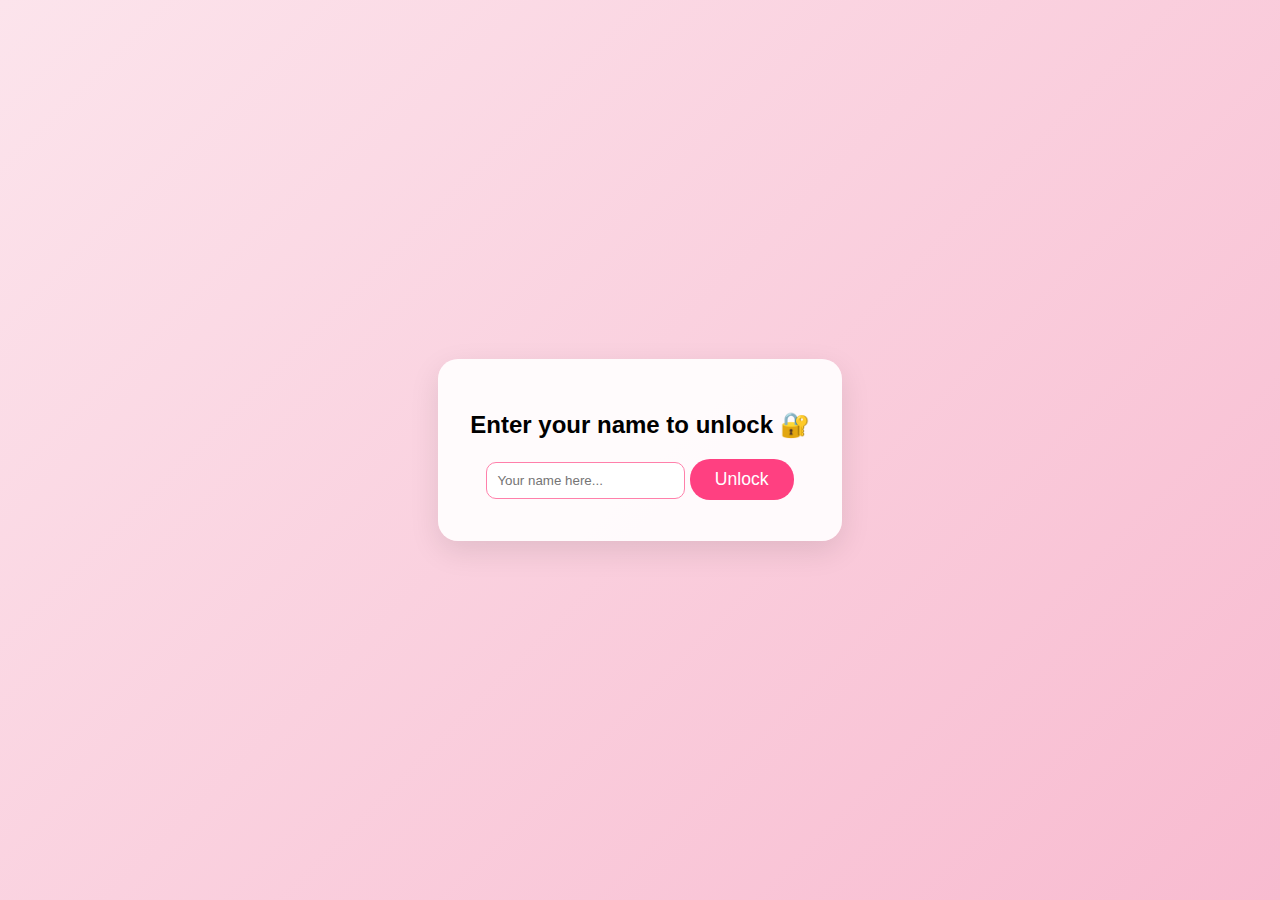
<file: Index.html>
<!DOCTYPE html>
<html lang="en">
<head>
    <meta charset="UTF-8">
    <meta name="viewport" content="width=device-width, initial-scale=1.0">
    <title>For My Special Someone</title>
    <link rel="stylesheet" href="style.css">
</head>
<body>

    <div id="page1" class="container">
        <div class="card">
            <h2>Enter your name to unlock 🔐</h2>
            <input type="text" id="nameInput" placeholder="Your name here...">
            <button onclick="checkName()">Unlock</button>
        </div>
    </div>

    <div id="page2" class="container hidden">
        <div class="proposal-card">
            <div class="hearts-container" id="hearts"></div>
            <h1>Hey Beautiful! ❤️</h1>
            <p id="typewriterText"></p>
            <div class="buttons">
                <button id="yesBtn" onclick="celebrate()">Yes! 💍</button>
                <button id="noBtn" onmouseover="moveButton()">No</button>
            </div>
        </div>
    </div>

    <script src="script.js"></script>
</body>
</html>
</file>
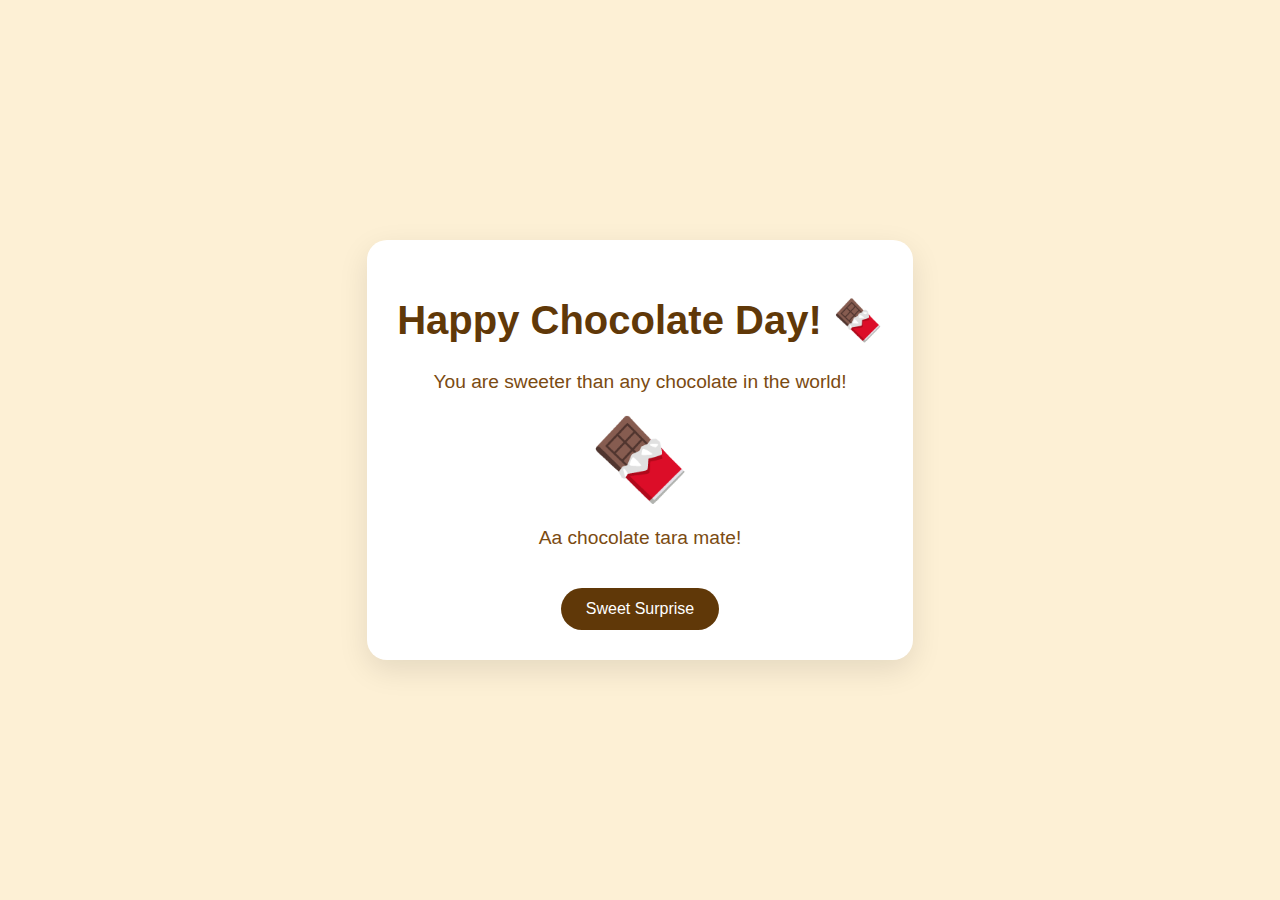
<file: index.html>
<!DOCTYPE html>
<html lang="gu">
<head>
    <meta charset="UTF-8">
    <meta name="viewport" content="width=device-width, initial-scale=1.0">
    <title>Happy Chocolate Day!</title>
    <style>
        body {
            background-color: #fdf0d5; /* Light cream */
            font-family: 'Segoe UI', Tahoma, Geneva, Verdana, sans-serif;
            display: flex;
            flex-direction: column;
            align-items: center;
            justify-content: center;
            height: 100vh;
            margin: 0;
            overflow: hidden;
            text-align: center;
        }

        .container {
            background: white;
            padding: 30px;
            border-radius: 20px;
            box-shadow: 0 10px 30px rgba(0,0,0,0.1);
            z-index: 10;
        }

        h1 {
            color: #603808; /* Chocolate Brown */
            font-size: 2.5rem;
        }

        p {
            color: #7b4b12;
            font-size: 1.2rem;
        }

        .chocolate-emoji {
            font-size: 80px;
            margin: 20px 0;
            cursor: pointer;
            transition: transform 0.3s;
        }

        .chocolate-emoji:hover {
            transform: scale(1.2) rotate(10deg);
        }

        .btn {
            background-color: #603808;
            color: white;
            border: none;
            padding: 12px 25px;
            border-radius: 25px;
            font-size: 1rem;
            cursor: pointer;
            margin-top: 20px;
            transition: background 0.3s;
        }

        .btn:hover {
            background-color: #4a2c06;
        }

        /* Falling Chocolates Animation */
        .falling-choco {
            position: absolute;
            top: -50px;
            font-size: 24px;
            animation: fall linear infinite;
        }

        @keyframes fall {
            to {
                transform: translateY(110vh);
            }
        }
    </style>
</head>
<body>

    <div class="container">
        <h1>Happy Chocolate Day! 🍫</h1>
        <p>You are sweeter than any chocolate in the world!</p>
        <div class="chocolate-emoji" onclick="showLove()">🍫</div>
        <p id="msg">Aa chocolate tara mate!</p>
        <button class="btn" onclick="createRain()">Sweet Surprise</button>
    </div>

    <script>
        function showLove() {
            document.getElementById('msg').innerHTML = "I Love You! ❤️";
            document.getElementById('msg').style.color = "#d62828";
            document.getElementById('msg').style.fontWeight = "bold";
        }

        function createRain() {
            const icons = ['🍫', '🍩', '🍪', '🍬', '🍭', '❤️'];
            for (let i = 0; i < 30; i++) {
                setTimeout(() => {
                    const choco = document.createElement('div');
                    choco.className = 'falling-choco';
                    choco.innerHTML = icons[Math.floor(Math.random() * icons.length)];
                    choco.style.left = Math.random() * 100 + 'vw';
                    choco.style.animationDuration = (Math.random() * 3 + 2) + 's';
                    document.body.appendChild(choco);
                    
                    setTimeout(() => choco.remove(), 5000);
                }, i * 100);
            }
        }
    </script>
</body>
</html>
</file>
<file: style.css>
body {
    margin: 0;
    font-family: 'Segoe UI', Tahoma, Geneva, Verdana, sans-serif;
    background: linear-gradient(135deg, #fce4ec, #f8bbd0);
    display: flex;
    justify-content: center;
    align-items: center;
    height: 100vh;
    overflow: hidden;
}

.container {
    text-align: center;
    transition: opacity 0.5s ease;
}

.card, .proposal-card {
    background: rgba(255, 255, 255, 0.9);
    padding: 2rem;
    border-radius: 20px;
    box-shadow: 0 10px 30px rgba(0,0,0,0.1);
}

.hidden { display: none; }

input {
    padding: 10px;
    border-radius: 10px;
    border: 1px solid #ff80ab;
    margin-bottom: 10px;
    outline: none;
}

button {
    background: #ff4081;
    color: white;
    border: none;
    padding: 10px 25px;
    border-radius: 20px;
    cursor: pointer;
    font-size: 1.1rem;
    transition: transform 0.2s;
}

button:hover { transform: scale(1.1); }

/* Floating Hearts Animation */
@keyframes float {
    0% { transform: translateY(0) rotate(0deg); opacity: 1; }
    100% { transform: translateY(-100vh) rotate(360deg); opacity: 0; }
}

.heart {
    position: absolute;
    color: #ff4081;
    font-size: 20px;
    animation: float 4s linear forwards;
}
</file>
